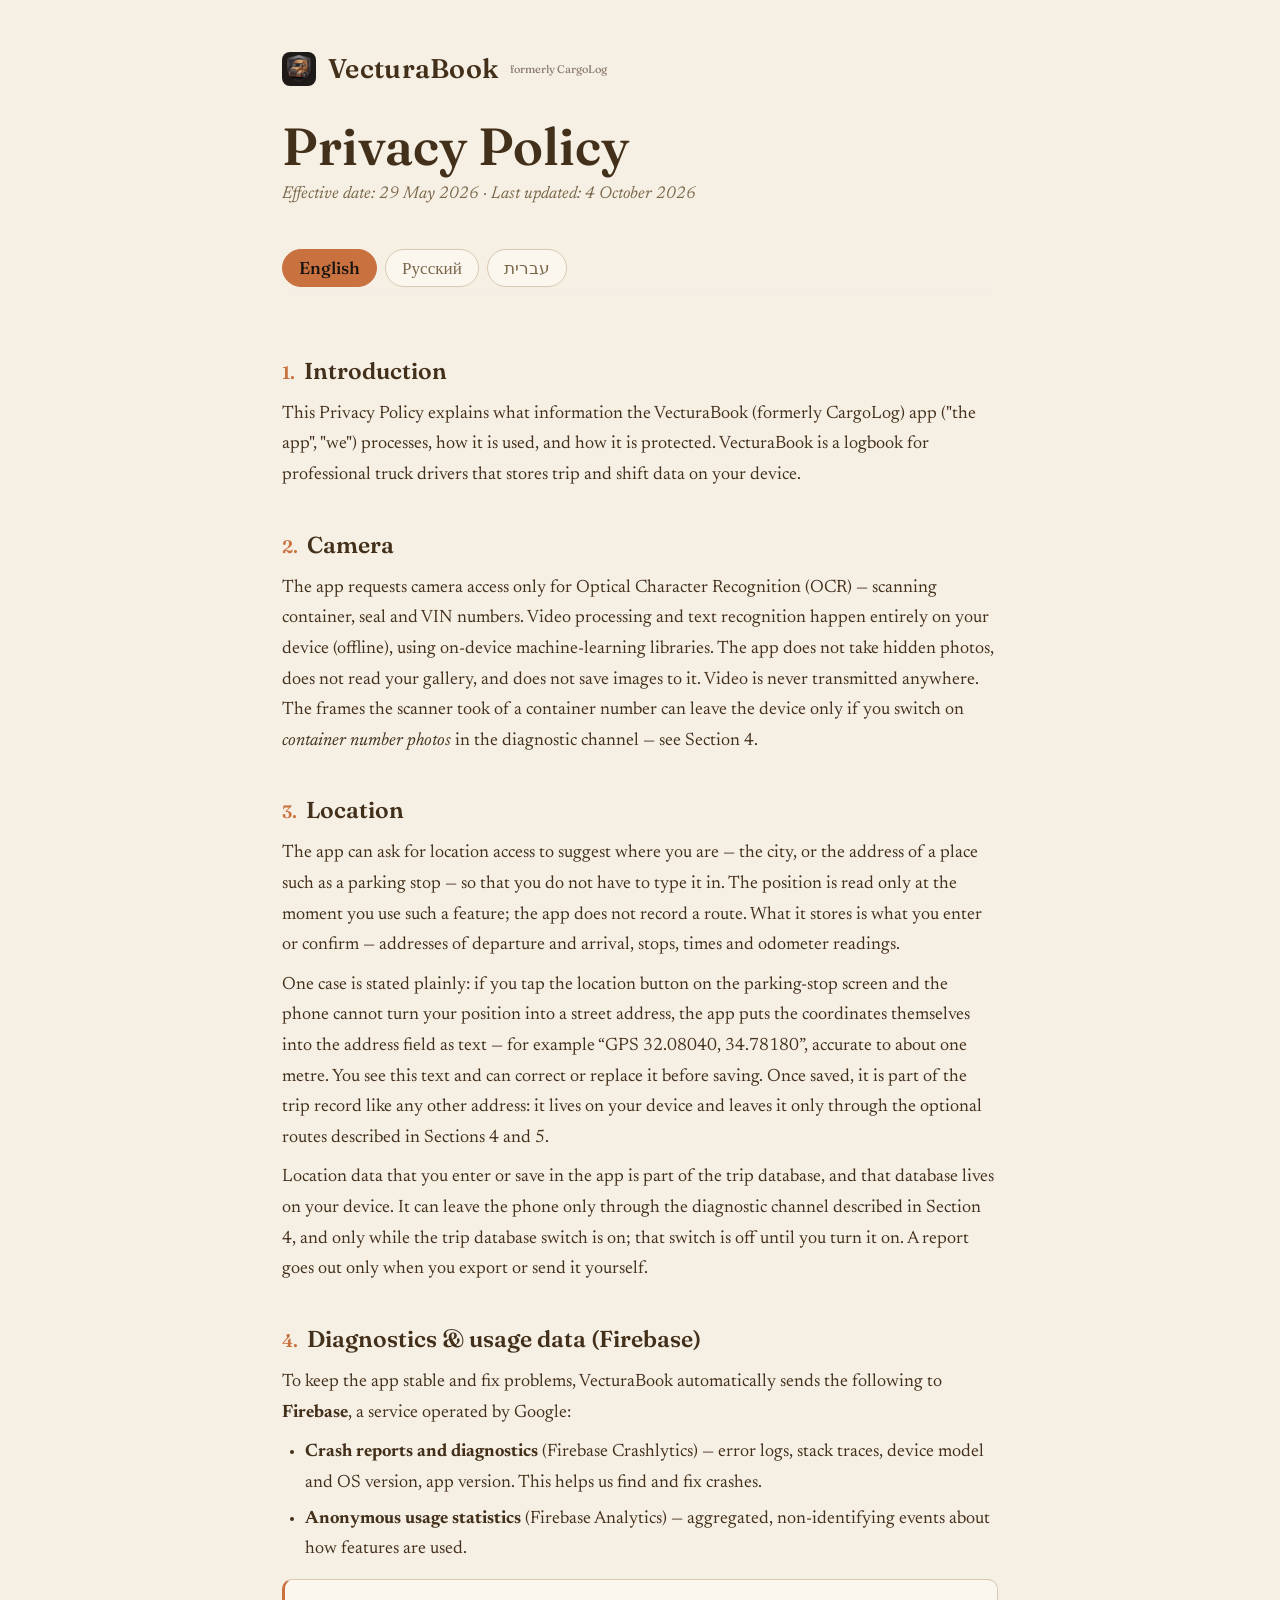
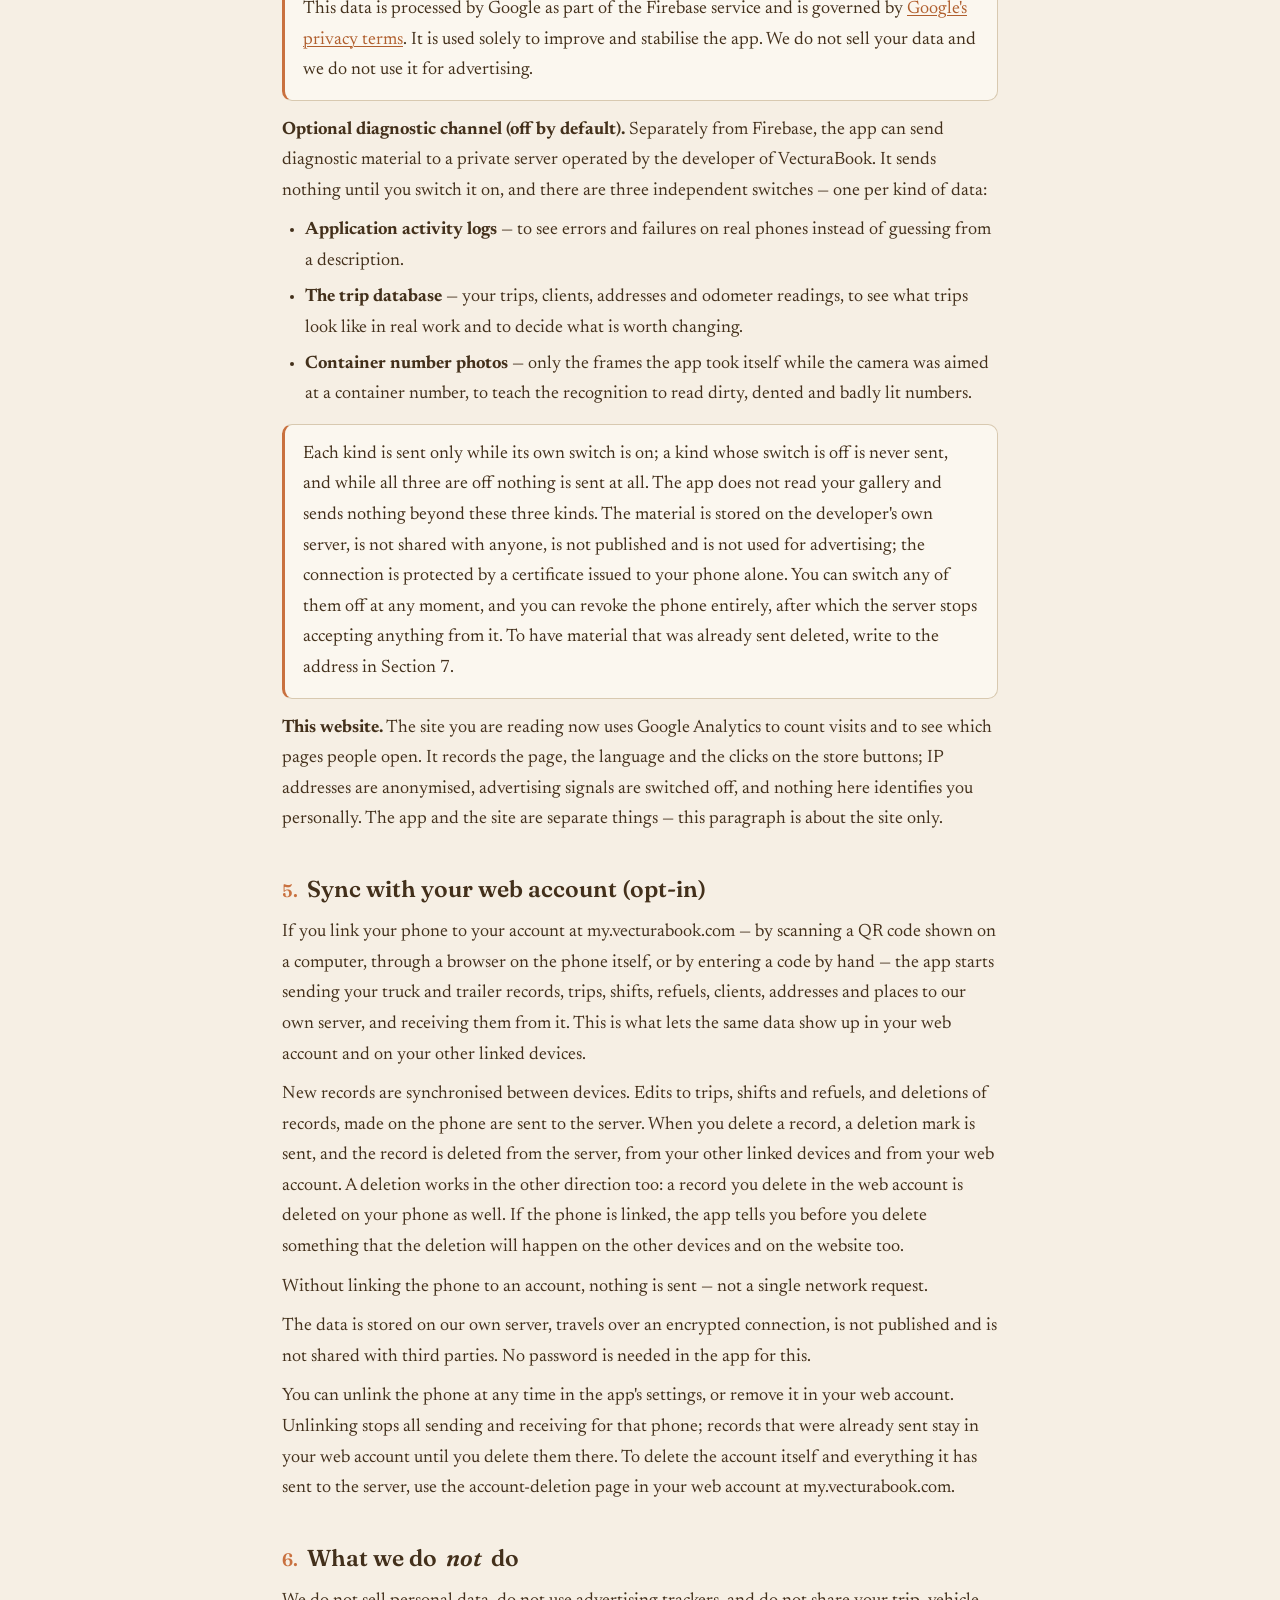
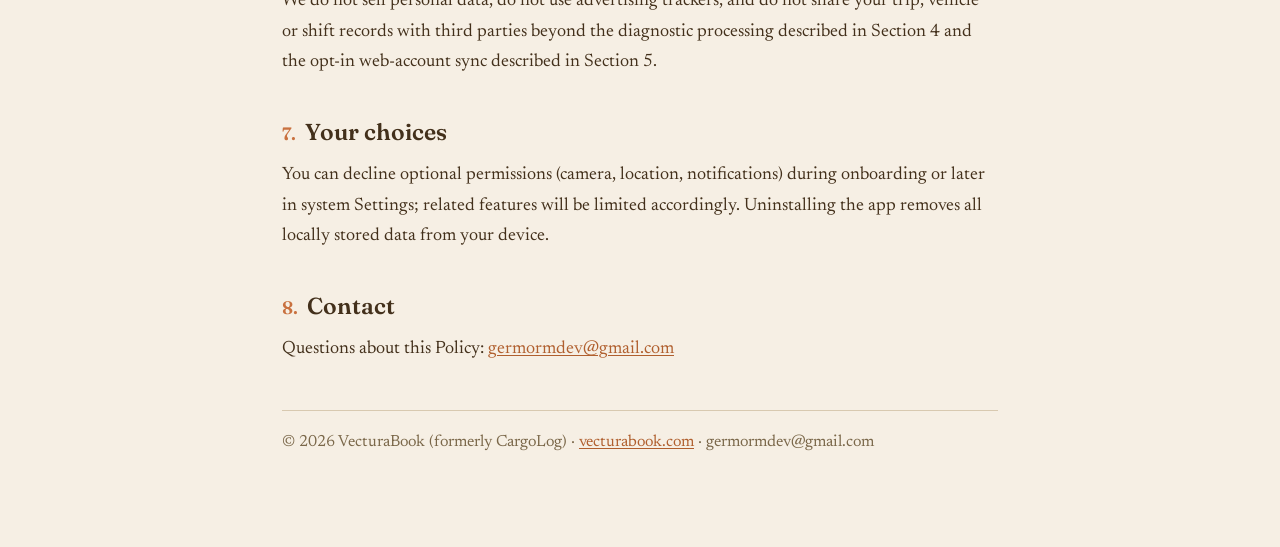
<file: privacy.html>
<!DOCTYPE html>
<html lang="en">
<head>
<meta charset="utf-8">
<meta name="viewport" content="width=device-width, initial-scale=1">
<title>VecturaBook (formerly CargoLog) — Privacy Policy</title>
    <script src="analytics.js"></script>
    <script src="brand.js" defer></script>
    <meta name="description" content="How VecturaBook (formerly CargoLog) handles your data: it stays on the phone, and the diagnostic channel is off by default with three separate switches you control.">
    <link rel="canonical" href="https://vecturabook.com/privacy.html">
    <link rel="icon" href="favicon.ico" sizes="any">
    <link rel="apple-touch-icon" href="apple-touch-icon.png">
    <meta property="og:type" content="website">
    <meta property="og:site_name" content="VecturaBook">
    <meta property="og:title" content="VecturaBook">
    <meta property="og:description" content="How VecturaBook handles data: what is kept on the phone, what syncs with the online program my.vecturabook.com, and the diagnostic channel with its three switches.">
    <meta property="og:url" content="https://vecturabook.com/privacy.html">
    <meta property="og:image" content="https://vecturabook.com/og-icon.png">
    <meta property="og:image:type" content="image/png">
    <meta property="og:image:width" content="1200">
    <meta property="og:image:height" content="630">
    <meta property="og:image:alt" content="VecturaBook app icon">
    <meta property="og:locale" content="en_US">
    <meta property="og:locale:alternate" content="ru_RU">
    <meta property="og:locale:alternate" content="he_IL">
    <meta name="twitter:card" content="summary_large_image">
    <meta name="twitter:title" content="VecturaBook">
    <meta name="twitter:description" content="How VecturaBook handles data: what is kept on the phone, what syncs with the online program my.vecturabook.com, and the diagnostic channel with its three switches.">
    <meta name="twitter:image" content="https://vecturabook.com/og-icon.png">
<link rel="preconnect" href="https://fonts.googleapis.com">
<link rel="preconnect" href="https://fonts.gstatic.com" crossorigin>
<link href="https://fonts.googleapis.com/css2?family=Fraunces:opsz,wght@9..144,500;9..144,600&family=Newsreader:opsz@6..72&family=Newsreader:ital,opsz@1,6..72&display=swap" rel="stylesheet">
<style>
  :root{
    /* 30.07.2026: сведено к канону приложения (пресет «Манила»,
       domain/.../theme/ColorScheme.kt val LIGHT) — до этого страница жила на
       своей бумажной палитре и расходилась с остальным сайтом. */
    --paper:#F6EFE4; --ink:#43301B; --muted:#7A6749; --line:#D8C9B0;
    --accent:#C9713F; --accent-deep:#B05F2E; --card:#FBF7EF;
    --serif:"Newsreader",Georgia,serif; --display:"Fraunces",Georgia,serif;
  }
  *{box-sizing:border-box}
  html,body{margin:0;background:var(--paper);color:var(--ink);font-family:var(--serif);font-size:18px;line-height:1.7}
  body{background-image:radial-gradient(1200px 600px at 80% -10%,rgba(210,105,30,.07),transparent 60%)}
  .wrap{max-width:760px;margin:0 auto;padding:0 22px 90px}
  header{padding:46px 0 8px}
  .brand{display:flex;flex-wrap:wrap;align-items:center;gap:12px;font-family:var(--display);font-weight:600;font-size:1.5rem;letter-spacing:.3px}
  a.brand{color:var(--ink);text-decoration:none}
  .mark{width:34px;height:34px;border-radius:8px;background:linear-gradient(135deg,var(--accent),var(--accent-deep));
        display:grid;place-items:center;color:#FBF7EF;font-size:18px}
  h1{font-family:var(--display);font-weight:600;font-size:clamp(2rem,5vw,2.9rem);line-height:1.08;margin:.5em 0 .1em}
  .eff{color:var(--muted);font-style:italic;font-size:.95rem;margin-bottom:26px}
  /* flex-wrap обязателен: три кнопки языков не помещаются в 320px и лезли за
     край экрана (замер 04.09.2026). Тронута раскладка, не оформление. */
  .tabs{position:sticky;top:0;z-index:5;display:flex;flex-wrap:wrap;gap:8px;padding:14px 0;background:linear-gradient(var(--paper) 70%,transparent);
        margin-bottom:8px}
  .tab{font-family:var(--display);font-weight:500;font-size:.95rem;cursor:pointer;border:1px solid var(--line);
       background:var(--card);color:var(--muted);padding:7px 16px;border-radius:999px;transition:.18s}
  .tab:hover{border-color:var(--accent)}
  .tab.active{background:var(--accent);border-color:var(--accent);color:#171310}
  section.lang{display:none;animation:fade .35s ease}
  section.lang.active{display:block}
  @keyframes fade{from{opacity:0;transform:translateY(6px)}to{opacity:1;transform:none}}
  h2{font-family:var(--display);font-weight:600;font-size:1.28rem;margin:34px 0 6px;display:flex;gap:.5rem;align-items:baseline}
  h2 .n{color:var(--accent);font-size:1rem;font-variant-numeric:tabular-nums}
  p{margin:.5em 0}
  .note{background:var(--card);border:1px solid var(--line);border-left:3px solid var(--accent);
        border-radius:10px;padding:14px 18px;margin:14px 0}
  ul{margin:.4em 0;padding-inline-start:1.25em}
  li{margin:.3em 0}
  a{color:var(--accent-deep);text-decoration-thickness:1px;text-underline-offset:2px}
  code{font-family:ui-monospace,Menlo,Consolas,monospace;background:#efe9dd;padding:1px 6px;border-radius:5px;font-size:.92em}
  footer{margin-top:46px;padding-top:18px;border-top:1px solid var(--line);color:var(--muted);font-size:.9rem}
  [dir="rtl"]{text-align:right}
  [dir="rtl"] .note{border-left:none;border-right:3px solid var(--accent)}
  [dir="rtl"] h2{flex-direction:row-reverse;justify-content:flex-end}
</style>
</head>
<body>
<div class="wrap">
  <header>
    <a id="brand" class="brand" href="index.html" aria-label="VecturaBook — home page"><img class="mark" src="apple-touch-icon.png" width="34" height="34" alt=""> VecturaBook</a>
    <h1>Privacy Policy</h1>
    <div class="eff">Effective date: 29 May 2026 · Last updated: 4 October 2026</div>
    <div class="tabs">
      <button class="tab active" data-l="en">English</button>
      <button class="tab" data-l="ru">Русский</button>
      <button class="tab" data-l="he">עברית</button>
    </div>
  </header>

  <!-- ============ ENGLISH ============ -->
  <section class="lang active" id="en">
    <h2><span class="n">1.</span> Introduction</h2>
    <p>This Privacy Policy explains what information the VecturaBook (formerly CargoLog) app ("the app", "we") processes, how it is used, and how it is protected. VecturaBook is a logbook for professional truck drivers that stores trip and shift data on your device.</p>

    <h2><span class="n">2.</span> Camera</h2>
    <p>The app requests camera access only for Optical Character Recognition (OCR) — scanning container, seal and VIN numbers. Video processing and text recognition happen entirely on your device (offline), using on-device machine-learning libraries. The app does not take hidden photos, does not read your gallery, and does not save images to it. Video is never transmitted anywhere. The frames the scanner took of a container number can leave the device only if you switch on <em>container number photos</em> in the diagnostic channel — see Section 4.</p>

    <h2><span class="n">3.</span> Location</h2>
    <p>The app can ask for location access to suggest where you are — the city, or the address of a place such as a parking stop — so that you do not have to type it in. The position is read only at the moment you use such a feature; the app does not record a route. What it stores is what you enter or confirm — addresses of departure and arrival, stops, times and odometer readings.</p>
    <p>One case is stated plainly: if you tap the location button on the parking-stop screen and the phone cannot turn your position into a street address, the app puts the coordinates themselves into the address field as text — for example “GPS 32.08040, 34.78180”, accurate to about one metre. You see this text and can correct or replace it before saving. Once saved, it is part of the trip record like any other address: it lives on your device and leaves it only through the optional routes described in Sections 4 and 5.</p>
    <p>Location data that you enter or save in the app is part of the trip database, and that database lives on your device. It can leave the phone only through the diagnostic channel described in Section 4, and only while the trip database switch is on; that switch is off until you turn it on. A report goes out only when you export or send it yourself.</p>
    

    <h2><span class="n">4.</span> Diagnostics &amp; usage data (Firebase)</h2>
    <p>To keep the app stable and fix problems, VecturaBook automatically sends the following to <strong>Firebase</strong>, a service operated by Google:</p>
    <ul>
      <li><strong>Crash reports and diagnostics</strong> (Firebase Crashlytics) — error logs, stack traces, device model and OS version, app version. This helps us find and fix crashes.</li>
      <li><strong>Anonymous usage statistics</strong> (Firebase Analytics) — aggregated, non-identifying events about how features are used.</li>
    </ul>
    <div class="note">This data is processed by Google as part of the Firebase service and is governed by <a href="https://firebase.google.com/support/privacy" target="_blank" rel="noopener">Google's privacy terms</a>. It is used solely to improve and stabilise the app. We do not sell your data and we do not use it for advertising.</div>

    <p><strong>Optional diagnostic channel (off by default).</strong> Separately from Firebase, the app can send diagnostic material to a private server operated by the developer of VecturaBook. It sends nothing until you switch it on, and there are three independent switches — one per kind of data:</p>
    <ul>
      <li><strong>Application activity logs</strong> — to see errors and failures on real phones instead of guessing from a description.</li>
      <li><strong>The trip database</strong> — your trips, clients, addresses and odometer readings, to see what trips look like in real work and to decide what is worth changing.</li>
      <li><strong>Container number photos</strong> — only the frames the app took itself while the camera was aimed at a container number, to teach the recognition to read dirty, dented and badly lit numbers.</li>
    </ul>
    <div class="note">Each kind is sent only while its own switch is on; a kind whose switch is off is never sent, and while all three are off nothing is sent at all. The app does not read your gallery and sends nothing beyond these three kinds. The material is stored on the developer's own server, is not shared with anyone, is not published and is not used for advertising; the connection is protected by a certificate issued to your phone alone. You can switch any of them off at any moment, and you can revoke the phone entirely, after which the server stops accepting anything from it. To have material that was already sent deleted, write to the address in Section 7.</div>

    <p><strong>This website.</strong> The site you are reading now uses Google Analytics to count visits and to see which pages people open. It records the page, the language and the clicks on the store buttons; IP addresses are anonymised, advertising signals are switched off, and nothing here identifies you personally. The app and the site are separate things — this paragraph is about the site only.</p>

    <h2><span class="n">5.</span> Sync with your web account (opt-in)</h2>
    <p>If you link your phone to your account at my.vecturabook.com — by scanning a QR code shown on a computer, through a browser on the phone itself, or by entering a code by hand — the app starts sending your truck and trailer records, trips, shifts, refuels, clients, addresses and places to our own server, and receiving them from it. This is what lets the same data show up in your web account and on your other linked devices.</p>
    <p>New records are synchronised between devices. Edits to trips, shifts and refuels, and deletions of records, made on the phone are sent to the server. When you delete a record, a deletion mark is sent, and the record is deleted from the server, from your other linked devices and from your web account. A deletion works in the other direction too: a record you delete in the web account is deleted on your phone as well. If the phone is linked, the app tells you before you delete something that the deletion will happen on the other devices and on the website too.</p>
    <p>Without linking the phone to an account, nothing is sent — not a single network request.</p>
    <p>The data is stored on our own server, travels over an encrypted connection, is not published and is not shared with third parties. No password is needed in the app for this.</p>
    <p>You can unlink the phone at any time in the app's settings, or remove it in your web account. Unlinking stops all sending and receiving for that phone; records that were already sent stay in your web account until you delete them there. To delete the account itself and everything it has sent to the server, use the account-deletion page in your web account at my.vecturabook.com.</p>
    

    <h2><span class="n">6.</span> What we do <em>not</em> do</h2>
    <p>We do not sell personal data, do not use advertising trackers, and do not share your trip, vehicle or shift records with third parties beyond the diagnostic processing described in Section 4 and the opt-in web-account sync described in Section 5.</p>

    <h2><span class="n">7.</span> Your choices</h2>
    <p>You can decline optional permissions (camera, location, notifications) during onboarding or later in system Settings; related features will be limited accordingly. Uninstalling the app removes all locally stored data from your device.</p>

    <h2><span class="n">8.</span> Contact</h2>
    <p>Questions about this Policy: <a href="mailto:germormdev@gmail.com">germormdev@gmail.com</a></p>
  </section>

  <!-- ============ RUSSIAN ============ -->
  <section class="lang" id="ru">
    <h2><span class="n">1.</span> Введение</h2>
    <p>Настоящая Политика описывает, какие данные обрабатывает приложение VecturaBook (ранее CargoLog) («приложение», «мы»), как они используются и защищаются. VecturaBook — это путевой журнал для профессиональных водителей грузовиков, хранящий данные о рейсах и сменах на вашем устройстве.</p>

    <h2><span class="n">2.</span> Камера</h2>
    <p>Доступ к камере запрашивается только для функции распознавания текста (OCR) — сканирования номеров контейнеров, пломб и VIN. Обработка видео и распознавание происходят полностью на устройстве (офлайн) с помощью встроенных библиотек машинного обучения. Приложение не делает скрытых снимков, не читает галерею и не сохраняет в неё изображения. Видео не передаётся никуда и никогда. Кадры, которые сканер снял с номера контейнера, могут уйти с устройства только если вы включите переключатель <em>снимки номеров контейнеров</em> в канале диагностики — см. раздел 4.</p>

    <h2><span class="n">3.</span> Геолокация</h2>
    <p>Приложение может запросить доступ к местоположению, чтобы подсказать, где вы находитесь — город или адрес места, например стоянки, — и не заставлять вас набирать это руками. Позиция считывается только в тот момент, когда вы пользуетесь такой функцией; маршрут приложение не записывает. Хранится то, что вы ввели или подтвердили, — адреса выезда и прибытия, остановки, времена и показания одометра.</p>
    <p>Один случай назван прямо: если вы нажмёте кнопку местоположения на экране стоянки, а телефон не сможет превратить позицию в адрес улицы, приложение подставит в поле адреса сами координаты текстом — например «GPS 32.08040, 34.78180», точность около метра. Вы видите этот текст и можете исправить или заменить его до сохранения. После сохранения он — часть записи рейса, как любой другой адрес: лежит на вашем устройстве и уходит с него только необязательными путями из разделов 4 и 5.</p>
    <p>Данные о местоположении, которые вы вводите или сохраняете в приложении, входят в базу рейсов, а она лежит на вашем устройстве. Уйти с телефона она может только через канал диагностики из раздела 4 и только пока включён переключатель «база рейсов»; по умолчанию он выключен. Отчёт уходит только тогда, когда вы сами его экспортируете или отправляете.</p>
    

    <h2><span class="n">4.</span> Диагностика и данные об использовании (Firebase)</h2>
    <p>Для обеспечения стабильности и устранения ошибок VecturaBook автоматически отправляет в <strong>Firebase</strong> — сервис компании Google — следующее:</p>
    <ul>
      <li><strong>Отчёты о сбоях и диагностика</strong> (Firebase Crashlytics) — журналы ошибок, трассировки стека, модель устройства и версия ОС, версия приложения. Это помогает находить и исправлять сбои.</li>
      <li><strong>Анонимная статистика использования</strong> (Firebase Analytics) — обобщённые, не идентифицирующие события о том, как используются функции.</li>
    </ul>
    <div class="note">Эти данные обрабатываются Google в рамках сервиса Firebase и регулируются <a href="https://firebase.google.com/support/privacy" target="_blank" rel="noopener">условиями конфиденциальности Google</a>. Они используются исключительно для улучшения и стабилизации приложения. Мы не продаём ваши данные и не используем их для рекламы.</div>

    <p><strong>Необязательный канал диагностики (по умолчанию выключен).</strong> Отдельно от Firebase приложение может отправлять диагностический материал на частный сервер разработчика VecturaBook. Пока вы его не включите, не отправляется ничего, и переключателей три — по одному на каждый вид данных:</p>
    <ul>
      <li><strong>Журналы работы приложения</strong> — видеть ошибки и сбои на настоящих телефонах, а не гадать по описанию.</li>
      <li><strong>База рейсов</strong> — ваши рейсы, клиенты, адреса и показания одометра: посмотреть, как рейсы выглядят в настоящей работе, и понять, что стоит менять.</li>
      <li><strong>Снимки номеров контейнеров</strong> — только те кадры, которые приложение сняло само при наведении камеры на номер, чтобы научить распознавание читать грязные, мятые и снятые в темноте номера.</li>
    </ul>
    <div class="note">Каждый вид отправляется только при включённом СВОЁМ переключателе; вид со снятым переключателем не уходит никогда, а пока сняты все три, не отправляется ничего. Приложение не читает галерею и не отправляет ничего, кроме перечисленного. Материал хранится на собственном сервере разработчика, никому не передаётся, не публикуется и не используется для рекламы; соединение защищено сертификатом, выпущенным только для вашего телефона. Выключить любой из трёх можно в любой момент, а телефон — отозвать целиком, после чего сервер перестаёт принимать от него что-либо. Об удалении уже отправленного напишите по адресу из раздела 7.</div>

    <p><strong>Этот сайт.</strong> Страница, которую вы сейчас читаете, использует Google Analytics — чтобы считать посещения и видеть, какие разделы открывают. Записываются страница, язык и нажатия на кнопки магазинов; IP-адрес обезличивается, рекламные сигналы выключены, и ничто здесь не опознаёт вас лично. Приложение и сайт — разные вещи, этот абзац только про сайт.</p>

    <h2><span class="n">5.</span> Синхронизация с личным кабинетом (по вашему выбору)</h2>
    <p>Если вы сами привязываете телефон к личному кабинету на my.vecturabook.com — QR-кодом с компьютера, через браузер на самом телефоне или кодом вручную, — приложение начинает передавать на наш собственный сервер записи о технике, рейсах, сменах, заправках, клиентах, адресах и местах и получать их обратно. Это нужно, чтобы те же данные были видны в личном кабинете и на других ваших привязанных устройствах.</p>
    <p>Новые записи синхронизируются между устройствами. Правки рейсов, смен и заправок и удаления записей, сделанные на телефоне, передаются на сервер. Если вы удалили запись, отправляется отметка об удалении, и запись удаляется на сервере, на других ваших привязанных устройствах и в личном кабинете. В обратную сторону работает удаление: запись, которую вы удалили в личном кабинете, удаляется и на телефоне. Если телефон привязан, приложение перед удалением предупреждает, что запись удалится и на других устройствах, и на сайте.</p>
    <p>Без привязки телефона к аккаунту не передаётся ничего — ни одного сетевого обращения.</p>
    <p>Данные хранятся на нашем собственном сервере, передаются по защищённому соединению, не публикуются и не передаются третьим лицам. Пароль в приложении для этого не нужен.</p>
    <p>Отвязать телефон можно в любой момент в настройках приложения или убрать его в личном кабинете. Отвязка останавливает всю передачу и приём для этого телефона; уже отправленные записи остаются в личном кабинете, пока вы не удалите их там. Удалить сам аккаунт и все переданные на сервер данные — на странице удаления аккаунта в личном кабинете my.vecturabook.com.</p>
    

    <h2><span class="n">6.</span> Что мы <em>не</em> делаем</h2>
    <p>Мы не продаём персональные данные, не используем рекламные трекеры и не передаём ваши записи о рейсах, технике и сменах третьим лицам, кроме диагностической обработки, описанной в разделе 4, и синхронизации с личным кабинетом по вашему выбору, описанной в разделе 5.</p>

    <h2><span class="n">7.</span> Ваш выбор</h2>
    <p>Вы можете отклонить необязательные разрешения (камера, геолокация, уведомления) при первом запуске или позже в системных Настройках; соответствующие функции будут ограничены. Удаление приложения стирает все локально сохранённые данные с устройства.</p>

    <h2><span class="n">8.</span> Контакты</h2>
    <p>Вопросы по Политике: <a href="mailto:germormdev@gmail.com">germormdev@gmail.com</a></p>
  </section>

  <!-- ============ HEBREW ============ -->
  <section class="lang" id="he" dir="rtl" lang="he">
    <h2><span class="n">1.</span> מבוא</h2>
    <p>מדיניות פרטיות זו מתארת אילו נתונים אפליקציית VecturaBook (לשעבר CargoLog) ("האפליקציה", "אנחנו") מעבדת, כיצד הם משמשים וכיצד הם מוגנים. VecturaBook היא יומן נסיעות לנהגי משאית מקצועיים, השומר נתוני נסיעות ומשמרות במכשיר שלך.</p>

    <h2><span class="n">2.</span> מצלמה</h2>
    <p>האפליקציה מבקשת גישה למצלמה אך ורק לצורך זיהוי טקסט אופטי (OCR) — סריקת מספרי מכולות, חותמות ו-VIN. עיבוד הווידאו וזיהוי הטקסט מתבצעים כולם במכשיר (לא מקוון), באמצעות ספריות למידת מכונה מובנות. האפליקציה אינה מצלמת תמונות נסתרות, אינה קוראת את גלריית התמונות ואינה שומרת בה תמונות. וידאו אינו מועבר לשום מקום לעולם. הפריימים שהסורק צילם ממספר מכולה יכולים לצאת מהמכשיר רק אם תפעילו את המתג <em>תמונות של מספרי מכולות</em> בערוץ האבחון — ראו סעיף 4.</p>

    <h2><span class="n">3.</span> מיקום</h2>
    <p>האפליקציה יכולה לבקש גישה למיקום כדי להציע היכן אתם נמצאים — העיר, או כתובת של מקום כמו חניית עצירה — כך שלא תצטרכו להקליד אותה. המיקום נקרא רק ברגע שאתם משתמשים בתכונה כזו; האפליקציה אינה מקליטה מסלול. מה שנשמר הוא מה שהזנתם או אישרתם — כתובות יציאה והגעה, עצירות, שעות וקריאות מד־אוץ.</p>
    <p>מקרה אחד נאמר במפורש: אם תלחצו על לחצן המיקום במסך חניית עצירה והטלפון לא יצליח להפוך את המיקום לכתובת רחוב, האפליקציה תכניס לשדה הכתובת את הקואורדינטות עצמן כטקסט — למשל „GPS 32.08040, 34.78180”, בדיוק של כמטר. אתם רואים את הטקסט ויכולים לתקן או להחליף אותו לפני השמירה. לאחר השמירה הוא חלק מרשומת הנסיעה כמו כל כתובת אחרת: הוא נמצא במכשיר שלכם ויוצא ממנו רק בדרכים לבחירתכם שמתוארות בסעיפים 4 ו־5.</p>
    <p>נתוני מיקום שאתם מזינים או שומרים באפליקציה הם חלק ממסד נתוני הנסיעות, ומסד זה נמצא במכשיר שלכם. הוא יכול לצאת מהטלפון רק דרך ערוץ האבחון שמתואר בסעיף 4, ורק כל עוד מתג „מסד נתוני הנסיעות” דולק; המתג כבוי עד שתדליקו אותו. דוח יוצא רק כשאתם מייצאים או שולחים אותו בעצמכם.</p>
    

    <h2><span class="n">4.</span> נתוני אבחון ושימוש (Firebase)</h2>
    <p>כדי לשמור על יציבות האפליקציה ולתקן תקלות, VecturaBook שולחת אוטומטית אל <strong>Firebase</strong> — שירות המופעל על ידי Google — את הדברים הבאים:</p>
    <ul>
      <li><strong>דוחות קריסה ואבחון</strong> (Firebase Crashlytics) — יומני שגיאות, מעקבי מחסנית, דגם המכשיר וגרסת מערכת ההפעלה, גרסת האפליקציה. זה עוזר לנו לאתר ולתקן קריסות.</li>
      <li><strong>סטטיסטיקת שימוש אנונימית</strong> (Firebase Analytics) — אירועים מצרפיים ולא מזהים על אופן השימוש בתכונות.</li>
    </ul>
    <div class="note">נתונים אלה מעובדים על ידי Google כחלק משירות Firebase וכפופים <a href="https://firebase.google.com/support/privacy" target="_blank" rel="noopener">לתנאי הפרטיות של Google</a>. הם משמשים אך ורק לשיפור ולייצוב האפליקציה. איננו מוכרים את הנתונים שלך ואיננו משתמשים בהם לפרסום.</div>

    <p><strong>ערוץ אבחון אופציונלי (כבוי כברירת מחדל).</strong> בנפרד מ-Firebase, האפליקציה יכולה לשלוח חומר אבחון לשרת פרטי של המפתח של VecturaBook. עד שתפעילו אותו לא נשלח דבר, ויש שלושה מתגים נפרדים — אחד לכל סוג נתונים:</p>
    <ul>
      <li><strong>יומני פעולת האפליקציה</strong> — לראות שגיאות ותקלות בטלפונים אמיתיים, ולא לנחש לפי תיאור.</li>
      <li><strong>מסד הנסיעות</strong> — הנסיעות, הלקוחות, הכתובות וקריאות מד המרחק שלכם: לראות איך נסיעות נראות בעבודה אמיתית ולהבין מה כדאי לשנות.</li>
      <li><strong>תמונות של מספרי מכולות</strong> — רק הפריימים שהאפליקציה צילמה בעצמה כשהמצלמה כוונה אל מספר מכולה, כדי ללמד את הזיהוי לקרוא מספרים מלוכלכים, מעוכים ומצולמים בחושך.</li>
    </ul>
    <div class="note">כל סוג נשלח רק כאשר המתג שלו דלוק; סוג שהמתג שלו כבוי לא נשלח לעולם, וכל עוד שלושת המתגים כבויים לא נשלח דבר. האפליקציה אינה קוראת את גלריית התמונות ואינה שולחת דבר מלבד המפורט. החומר נשמר בשרת של המפתח עצמו, אינו נמסר לאיש, אינו מתפרסם ואינו משמש לפרסום; החיבור מאובטח בתעודה שהונפקה לטלפון שלכם בלבד. אפשר לכבות כל אחד מהם בכל רגע, ואפשר לבטל את רישום הטלפון לגמרי, ולאחר מכן השרת מפסיק לקבל ממנו דבר. למחיקת חומר שכבר נשלח פנו לכתובת המופיעה בסעיף 7.</div>

    <p><strong>האתר הזה.</strong> הדף שאתם קוראים כעת משתמש ב-Google Analytics כדי לספור ביקורים ולראות אילו חלקים נפתחים. נרשמים הדף, השפה והלחיצות על כפתורי החנויות; כתובת ה-IP מוסווית, אותות פרסום מכובים, ושום דבר כאן אינו מזהה אתכם אישית. האפליקציה והאתר הם דברים נפרדים — פסקה זו על האתר בלבד.</p>

    <h2><span class="n">5.</span> סנכרון עם החשבון המקוון שלכם (לפי בחירתכם)</h2>
    <p>אם אתם מקשרים את הטלפון לחשבון שלכם ב־my.vecturabook.com — בסריקת קוד QR שמוצג במחשב, דרך דפדפן בטלפון עצמו או בהקלדת קוד ידנית — האפליקציה מתחילה לשלוח לשרת שלנו את רשומות המשאית והנגרר, הנסיעות, המשמרות, התדלוקים, הלקוחות, הכתובות והמקומות, ולקבל אותם ממנו חזרה. כך אותם נתונים מופיעים בחשבון המקוון ובמכשירים המקושרים האחרים שלכם.</p>
    <p>רשומות חדשות מסונכרנות בין המכשירים. עריכות של נסיעות, משמרות ותדלוקים ומחיקות של רשומות, שנעשו בטלפון, נשלחות לשרת. כשאתם מוחקים רשומה, נשלח סימן מחיקה, והרשומה נמחקת מהשרת, מהמכשירים המקושרים האחרים ומהחשבון המקוון. מחיקה פועלת גם בכיוון ההפוך: רשומה שמחקתם בחשבון המקוון נמחקת גם בטלפון. אם הטלפון מקושר, האפליקציה מזהירה לפני מחיקה שהמחיקה תתבצע גם במכשירים האחרים ובאתר.</p>
    <p>בלי קישור הטלפון לחשבון לא נשלח דבר — אף לא בקשת רשת אחת.</p>
    <p>הנתונים נשמרים בשרת שלנו, עוברים בחיבור מוצפן, אינם מתפרסמים ואינם מועברים לצדדים שלישיים. אין צורך בסיסמה באפליקציה לשם כך.</p>
    <p>אפשר לבטל את קישור הטלפון בכל עת בהגדרות האפליקציה, או להסיר אותו בחשבון המקוון. ביטול הקישור מפסיק כל שליחה וקבלה עבור הטלפון הזה; רשומות שכבר נשלחו נשארות בחשבון המקוון עד שתמחקו אותן שם. כדי למחוק את החשבון עצמו ואת כל מה ששלח לשרת, השתמשו בדף מחיקת החשבון בחשבון המקוון ב־my.vecturabook.com.</p>
    

    <h2><span class="n">6.</span> מה אנחנו <em>לא</em> עושים</h2>
    <p>איננו מוכרים נתונים אישיים, איננו משתמשים בעוקבי פרסום, ואיננו משתפים את רשומות הנסיעות, הרכב והמשמרות שלך עם צדדים שלישיים מעבר לעיבוד האבחוני המתואר בסעיף 4, ולסנכרון עם החשבון האישי לפי בחירתכם המתואר בסעיף 5.</p>

    <h2><span class="n">7.</span> הבחירה שלך</h2>
    <p>באפשרותך לסרב להרשאות אופציונליות (מצלמה, מיקום, התראות) בעת ההגדרה הראשונית או מאוחר יותר בהגדרות המערכת; התכונות הרלוונטיות יוגבלו בהתאם. הסרת האפליקציה מוחקת את כל הנתונים השמורים מקומית מהמכשיר.</p>

    <h2><span class="n">8.</span> יצירת קשר</h2>
    <p>שאלות לגבי מדיניות זו: <a href="mailto:germormdev@gmail.com">germormdev@gmail.com</a></p>
  </section>

  <footer>© 2026 VecturaBook (formerly CargoLog) · <a id="home-foot" href="index.html">vecturabook.com</a> · germormdev@gmail.com</footer>
</div>

<script>
  const tabs=document.querySelectorAll('.tab');
  const secs=document.querySelectorAll('.lang');
  tabs.forEach(t=>t.addEventListener('click',()=>{
    tabs.forEach(x=>x.classList.remove('active'));
    secs.forEach(x=>x.classList.remove('active'));
    t.classList.add('active');
    document.getElementById(t.dataset.l).classList.add('active');
    document.documentElement.lang=t.dataset.l;
    // Шапка и подвал ведут на главную того языка, что выбран: из встроенного браузера магазина выйти больше нечем.
    const home={en:'index.html',ru:'ru.html',he:'he.html'}[t.dataset.l];
    document.getElementById('brand').href=home;
    document.getElementById('home-foot').href=home;
  }));
  // Приложение открывает политику с якорем языка (#ru, #he): без этого водитель видел английский раздел.
  const wanted=[...tabs].find(t=>'#'+t.dataset.l===location.hash);
  if(wanted) wanted.click();
</script>
</body>
</html>
</file>
